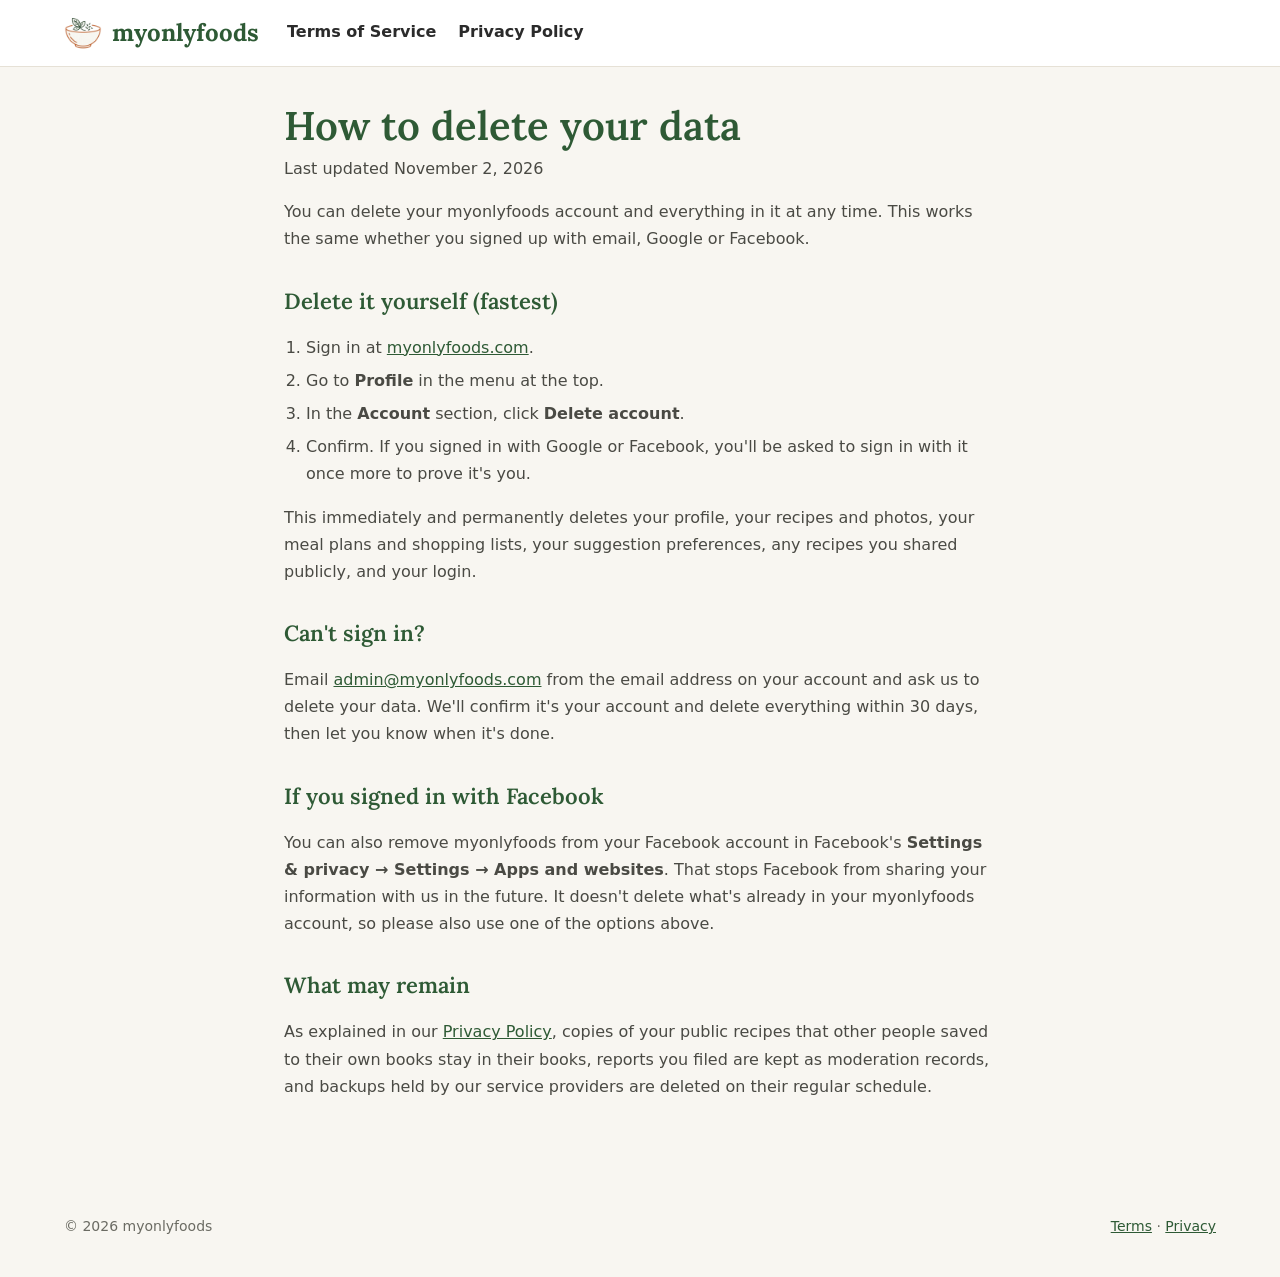
<file: data-deletion.html>
<!DOCTYPE html>
<html lang="en">
<head>
    <meta charset="UTF-8">
    <meta name="viewport" content="width=device-width, initial-scale=1.0">
    <title>Delete your data | myonlyfoods</title>
    <link rel="stylesheet" href="css/style.css?v=202611030518">
</head>
<body>
<header class="site-header">
    <div class="inner">
        <a class="brand" href="./"><img src="images/logo-icon.png" alt="">myonlyfoods</a>
        <nav class="main-nav" aria-label="Legal">
            <a href="terms.html">Terms of Service</a>
            <a href="privacy.html">Privacy Policy</a>
        </nav>
    </div>
</header>

<main class="page legal">
    <h1 class="page-title">How to delete your data</h1>
    <p class="subtle">Last updated November 2, 2026</p>

    <p>You can delete your myonlyfoods account and everything in it at any time. This works the same whether you signed up with email, Google or Facebook.</p>

    <h2>Delete it yourself (fastest)</h2>
    <ol>
        <li>Sign in at <a href="login.html">myonlyfoods.com</a>.</li>
        <li>Go to <strong>Profile</strong> in the menu at the top.</li>
        <li>In the <strong>Account</strong> section, click <strong>Delete account</strong>.</li>
        <li>Confirm. If you signed in with Google or Facebook, you'll be asked to sign in with it once more to prove it's you.</li>
    </ol>
    <p>This immediately and permanently deletes your profile, your recipes and photos, your meal plans and shopping lists, your suggestion preferences, any recipes you shared publicly, and your login.</p>

    <h2>Can't sign in?</h2>
    <p>Email <a href="mailto:admin@myonlyfoods.com?subject=Delete%20my%20myonlyfoods%20data">admin@myonlyfoods.com</a> from the email address on your account and ask us to delete your data. We'll confirm it's your account and delete everything within 30 days, then let you know when it's done.</p>

    <h2>If you signed in with Facebook</h2>
    <p>You can also remove myonlyfoods from your Facebook account in Facebook's <strong>Settings &amp; privacy → Settings → Apps and websites</strong>. That stops Facebook from sharing your information with us in the future. It doesn't delete what's already in your myonlyfoods account, so please also use one of the options above.</p>

    <h2>What may remain</h2>
    <p>As explained in our <a href="privacy.html">Privacy Policy</a>, copies of your public recipes that other people saved to their own books stay in their books, reports you filed are kept as moderation records, and backups held by our service providers are deleted on their regular schedule.</p>
</main>

</main>

<footer class="landing-footer">
    <span>© 2026 myonlyfoods</span>
    <span><a href="terms.html">Terms</a> · <a href="privacy.html">Privacy</a></span>
</footer>
</body>
</html>
</file>
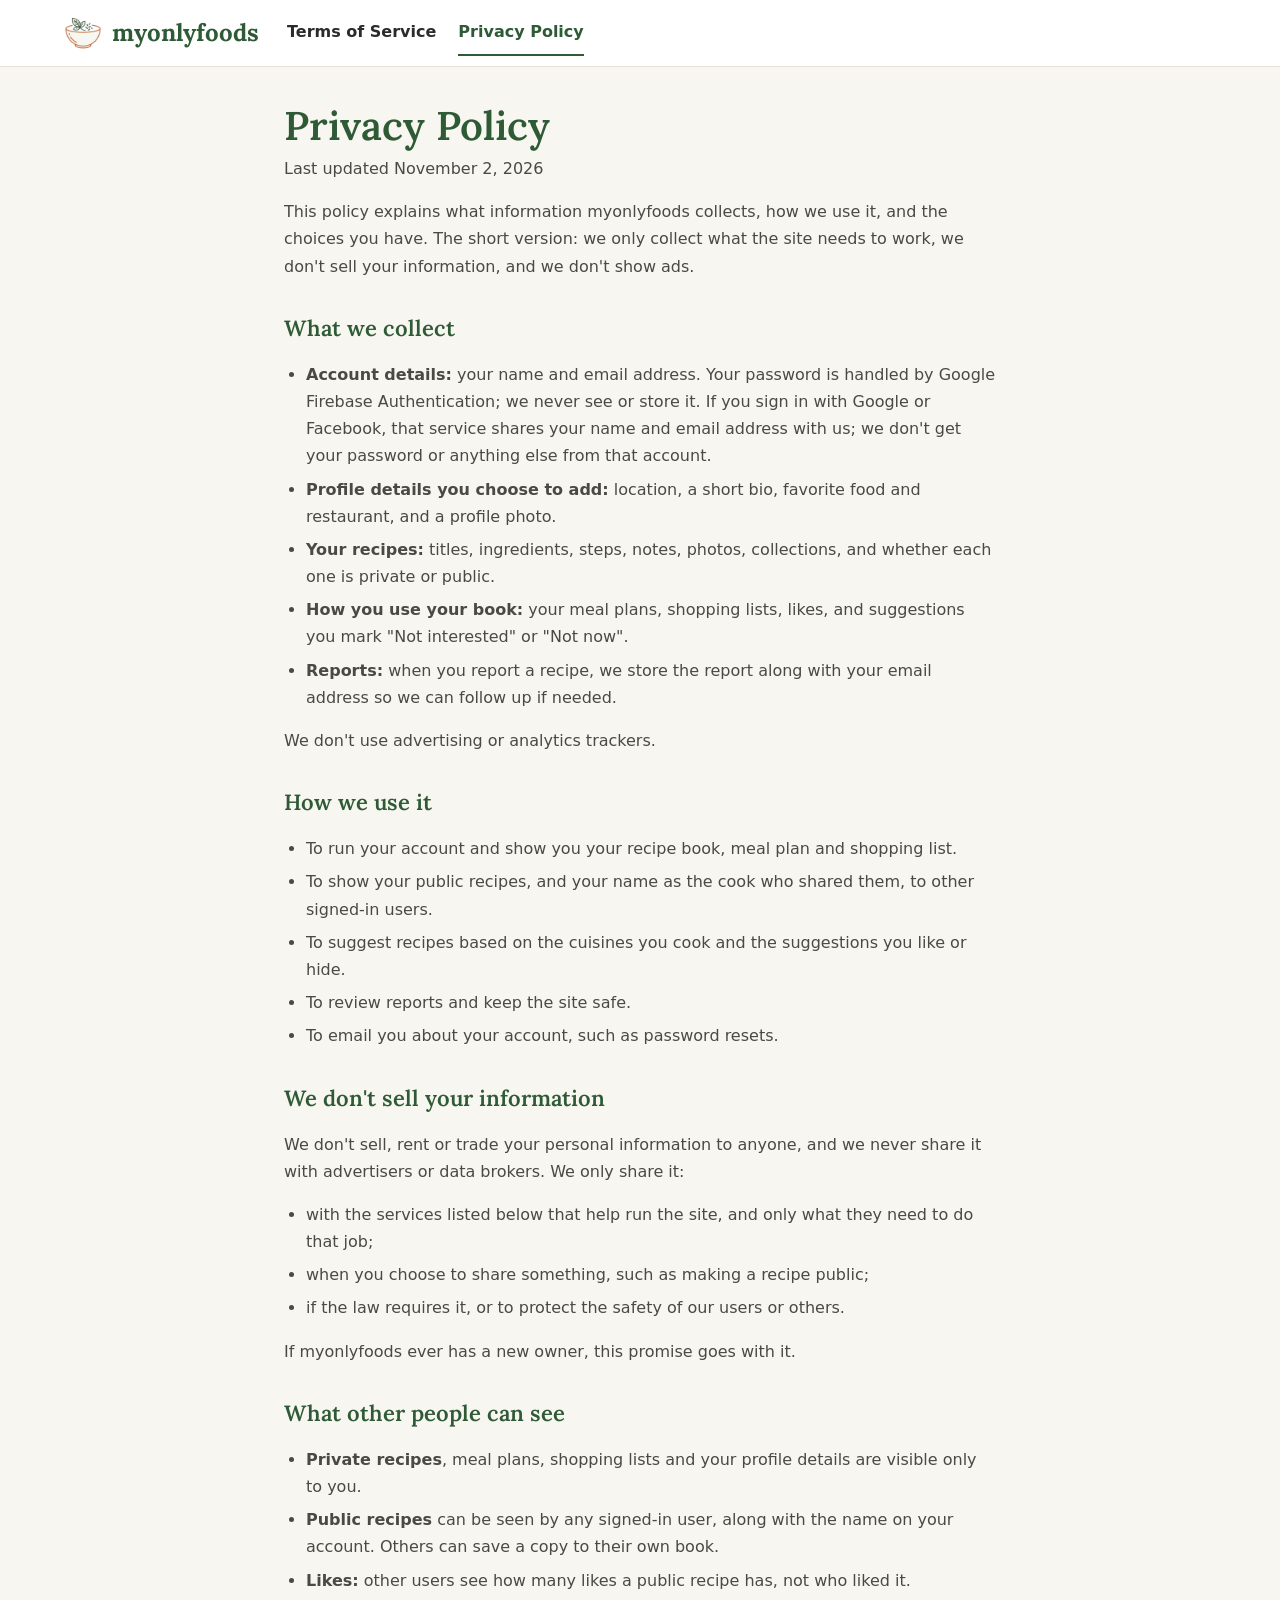
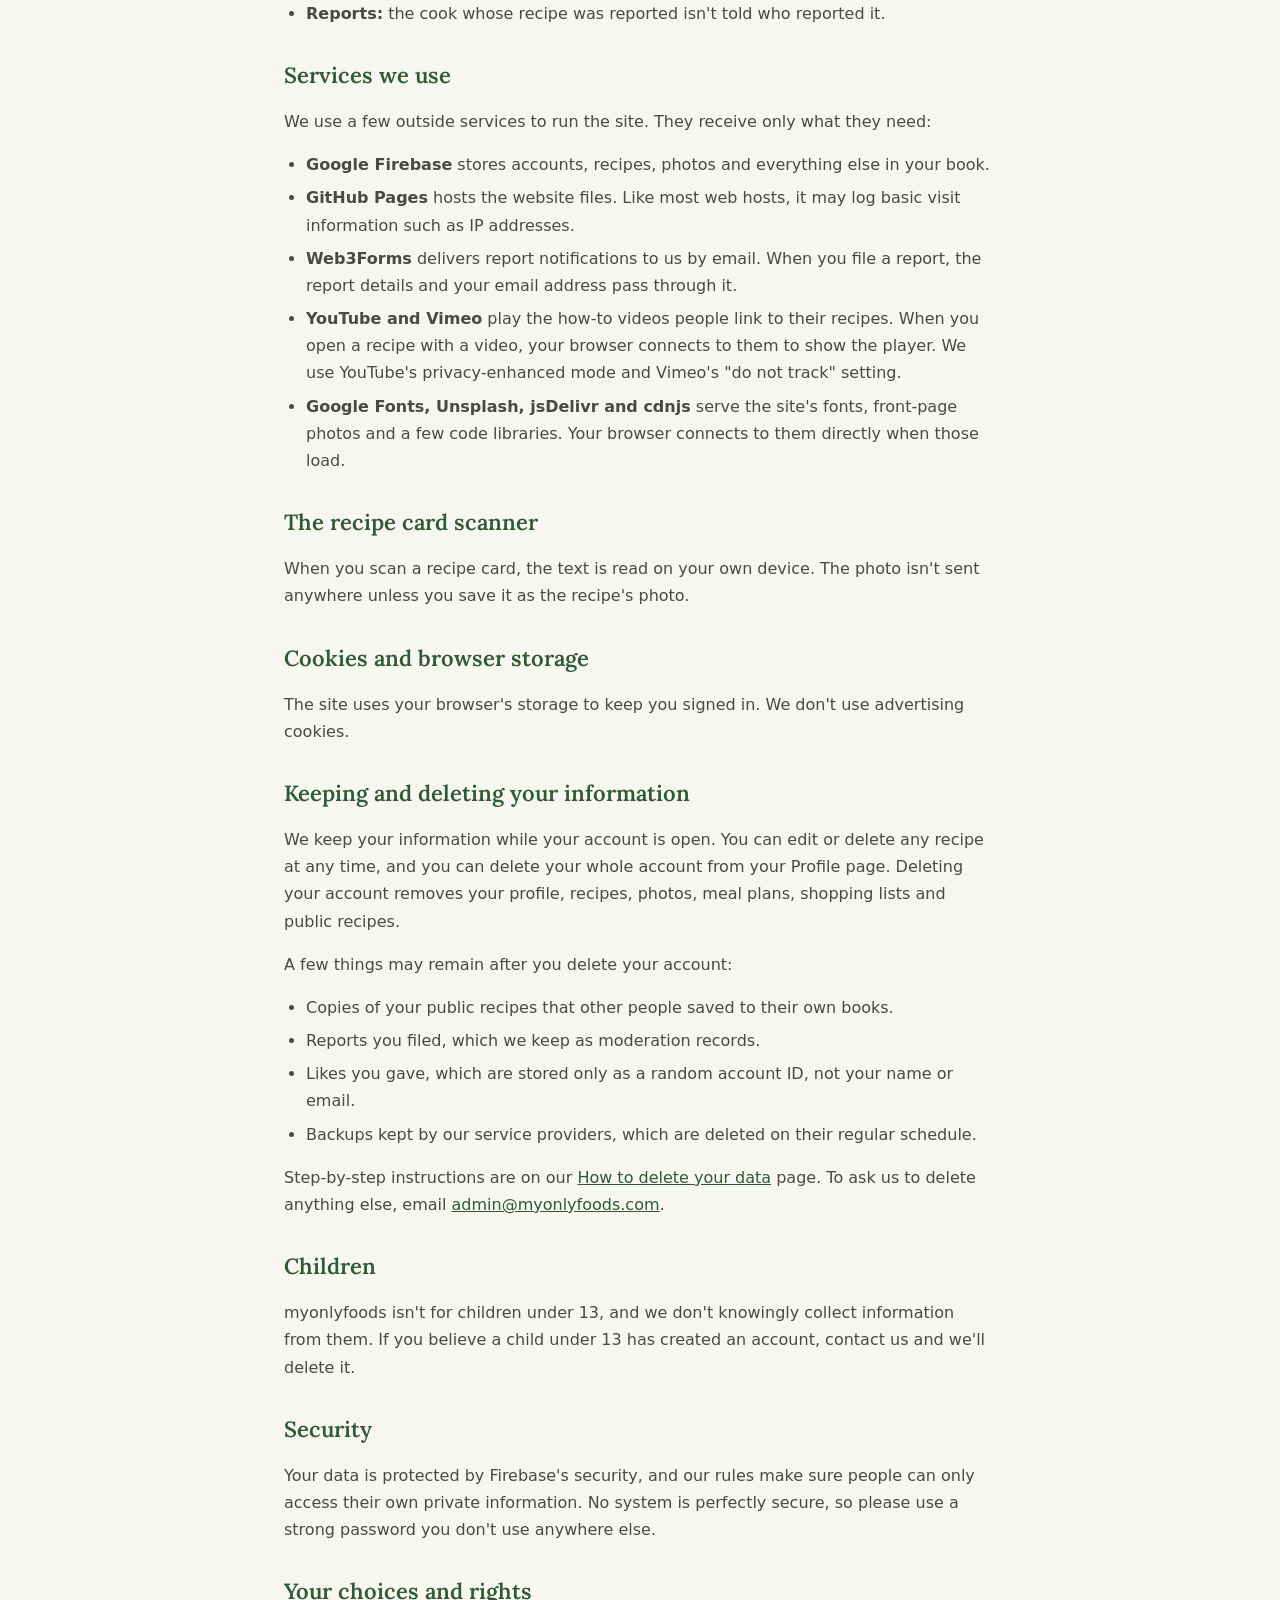
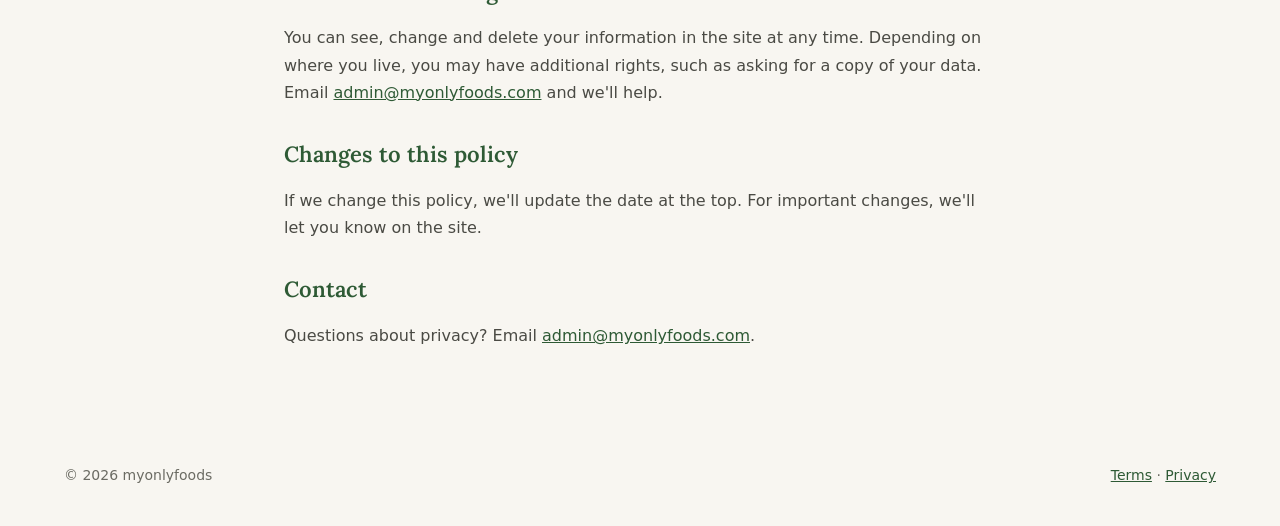
<file: privacy.html>
<!DOCTYPE html>
<html lang="en">
<head>
    <meta charset="UTF-8">
    <meta name="viewport" content="width=device-width, initial-scale=1.0">
    <title>Privacy Policy | myonlyfoods</title>
    <link rel="stylesheet" href="css/style.css?v=202611030518">
</head>
<body>
<header class="site-header">
    <div class="inner">
        <a class="brand" href="./"><img src="images/logo-icon.png" alt="">myonlyfoods</a>
        <nav class="main-nav" aria-label="Legal">
            <a href="terms.html">Terms of Service</a>
            <a href="privacy.html" aria-current="page">Privacy Policy</a>
        </nav>
    </div>
</header>

<main class="page legal">
    <h1 class="page-title">Privacy Policy</h1>
    <p class="subtle">Last updated November 2, 2026</p>

    <p>This policy explains what information myonlyfoods collects, how we use it, and the choices you have. The short version: we only collect what the site needs to work, we don't sell your information, and we don't show ads.</p>

    <h2>What we collect</h2>
    <ul>
        <li><strong>Account details:</strong> your name and email address. Your password is handled by Google Firebase Authentication; we never see or store it. If you sign in with Google or Facebook, that service shares your name and email address with us; we don't get your password or anything else from that account.</li>
        <li><strong>Profile details you choose to add:</strong> location, a short bio, favorite food and restaurant, and a profile photo.</li>
        <li><strong>Your recipes:</strong> titles, ingredients, steps, notes, photos, collections, and whether each one is private or public.</li>
        <li><strong>How you use your book:</strong> your meal plans, shopping lists, likes, and suggestions you mark "Not interested" or "Not now".</li>
        <li><strong>Reports:</strong> when you report a recipe, we store the report along with your email address so we can follow up if needed.</li>
    </ul>
    <p>We don't use advertising or analytics trackers.</p>

    <h2>How we use it</h2>
    <ul>
        <li>To run your account and show you your recipe book, meal plan and shopping list.</li>
        <li>To show your public recipes, and your name as the cook who shared them, to other signed-in users.</li>
        <li>To suggest recipes based on the cuisines you cook and the suggestions you like or hide.</li>
        <li>To review reports and keep the site safe.</li>
        <li>To email you about your account, such as password resets.</li>
    </ul>

    <h2>We don't sell your information</h2>
    <p>We don't sell, rent or trade your personal information to anyone, and we never share it with advertisers or data brokers. We only share it:</p>
    <ul>
        <li>with the services listed below that help run the site, and only what they need to do that job;</li>
        <li>when you choose to share something, such as making a recipe public;</li>
        <li>if the law requires it, or to protect the safety of our users or others.</li>
    </ul>
    <p>If myonlyfoods ever has a new owner, this promise goes with it.</p>

    <h2>What other people can see</h2>
    <ul>
        <li><strong>Private recipes</strong>, meal plans, shopping lists and your profile details are visible only to you.</li>
        <li><strong>Public recipes</strong> can be seen by any signed-in user, along with the name on your account. Others can save a copy to their own book.</li>
        <li><strong>Likes:</strong> other users see how many likes a public recipe has, not who liked it.</li>
        <li><strong>Reports:</strong> the cook whose recipe was reported isn't told who reported it.</li>
    </ul>

    <h2>Services we use</h2>
    <p>We use a few outside services to run the site. They receive only what they need:</p>
    <ul>
        <li><strong>Google Firebase</strong> stores accounts, recipes, photos and everything else in your book.</li>
        <li><strong>GitHub Pages</strong> hosts the website files. Like most web hosts, it may log basic visit information such as IP addresses.</li>
        <li><strong>Web3Forms</strong> delivers report notifications to us by email. When you file a report, the report details and your email address pass through it.</li>
        <li><strong>YouTube and Vimeo</strong> play the how-to videos people link to their recipes. When you open a recipe with a video, your browser connects to them to show the player. We use YouTube's privacy-enhanced mode and Vimeo's "do not track" setting.</li>
        <li><strong>Google Fonts, Unsplash, jsDelivr and cdnjs</strong> serve the site's fonts, front-page photos and a few code libraries. Your browser connects to them directly when those load.</li>
    </ul>

    <h2>The recipe card scanner</h2>
    <p>When you scan a recipe card, the text is read on your own device. The photo isn't sent anywhere unless you save it as the recipe's photo.</p>

    <h2>Cookies and browser storage</h2>
    <p>The site uses your browser's storage to keep you signed in. We don't use advertising cookies.</p>

    <h2>Keeping and deleting your information</h2>
    <p>We keep your information while your account is open. You can edit or delete any recipe at any time, and you can delete your whole account from your Profile page. Deleting your account removes your profile, recipes, photos, meal plans, shopping lists and public recipes.</p>
    <p>A few things may remain after you delete your account:</p>
    <ul>
        <li>Copies of your public recipes that other people saved to their own books.</li>
        <li>Reports you filed, which we keep as moderation records.</li>
        <li>Likes you gave, which are stored only as a random account ID, not your name or email.</li>
        <li>Backups kept by our service providers, which are deleted on their regular schedule.</li>
    </ul>
    <p>Step-by-step instructions are on our <a href="data-deletion.html">How to delete your data</a> page. To ask us to delete anything else, email <a href="mailto:admin@myonlyfoods.com">admin@myonlyfoods.com</a>.</p>

    <h2>Children</h2>
    <p>myonlyfoods isn't for children under 13, and we don't knowingly collect information from them. If you believe a child under 13 has created an account, contact us and we'll delete it.</p>

    <h2>Security</h2>
    <p>Your data is protected by Firebase's security, and our rules make sure people can only access their own private information. No system is perfectly secure, so please use a strong password you don't use anywhere else.</p>

    <h2>Your choices and rights</h2>
    <p>You can see, change and delete your information in the site at any time. Depending on where you live, you may have additional rights, such as asking for a copy of your data. Email <a href="mailto:admin@myonlyfoods.com">admin@myonlyfoods.com</a> and we'll help.</p>

    <h2>Changes to this policy</h2>
    <p>If we change this policy, we'll update the date at the top. For important changes, we'll let you know on the site.</p>

    <h2>Contact</h2>
    <p>Questions about privacy? Email <a href="mailto:admin@myonlyfoods.com">admin@myonlyfoods.com</a>.</p>
</main>

<footer class="landing-footer">
    <span>© 2026 myonlyfoods</span>
    <span><a href="terms.html">Terms</a> · <a href="privacy.html">Privacy</a></span>
</footer>
</body>
</html>
</file>
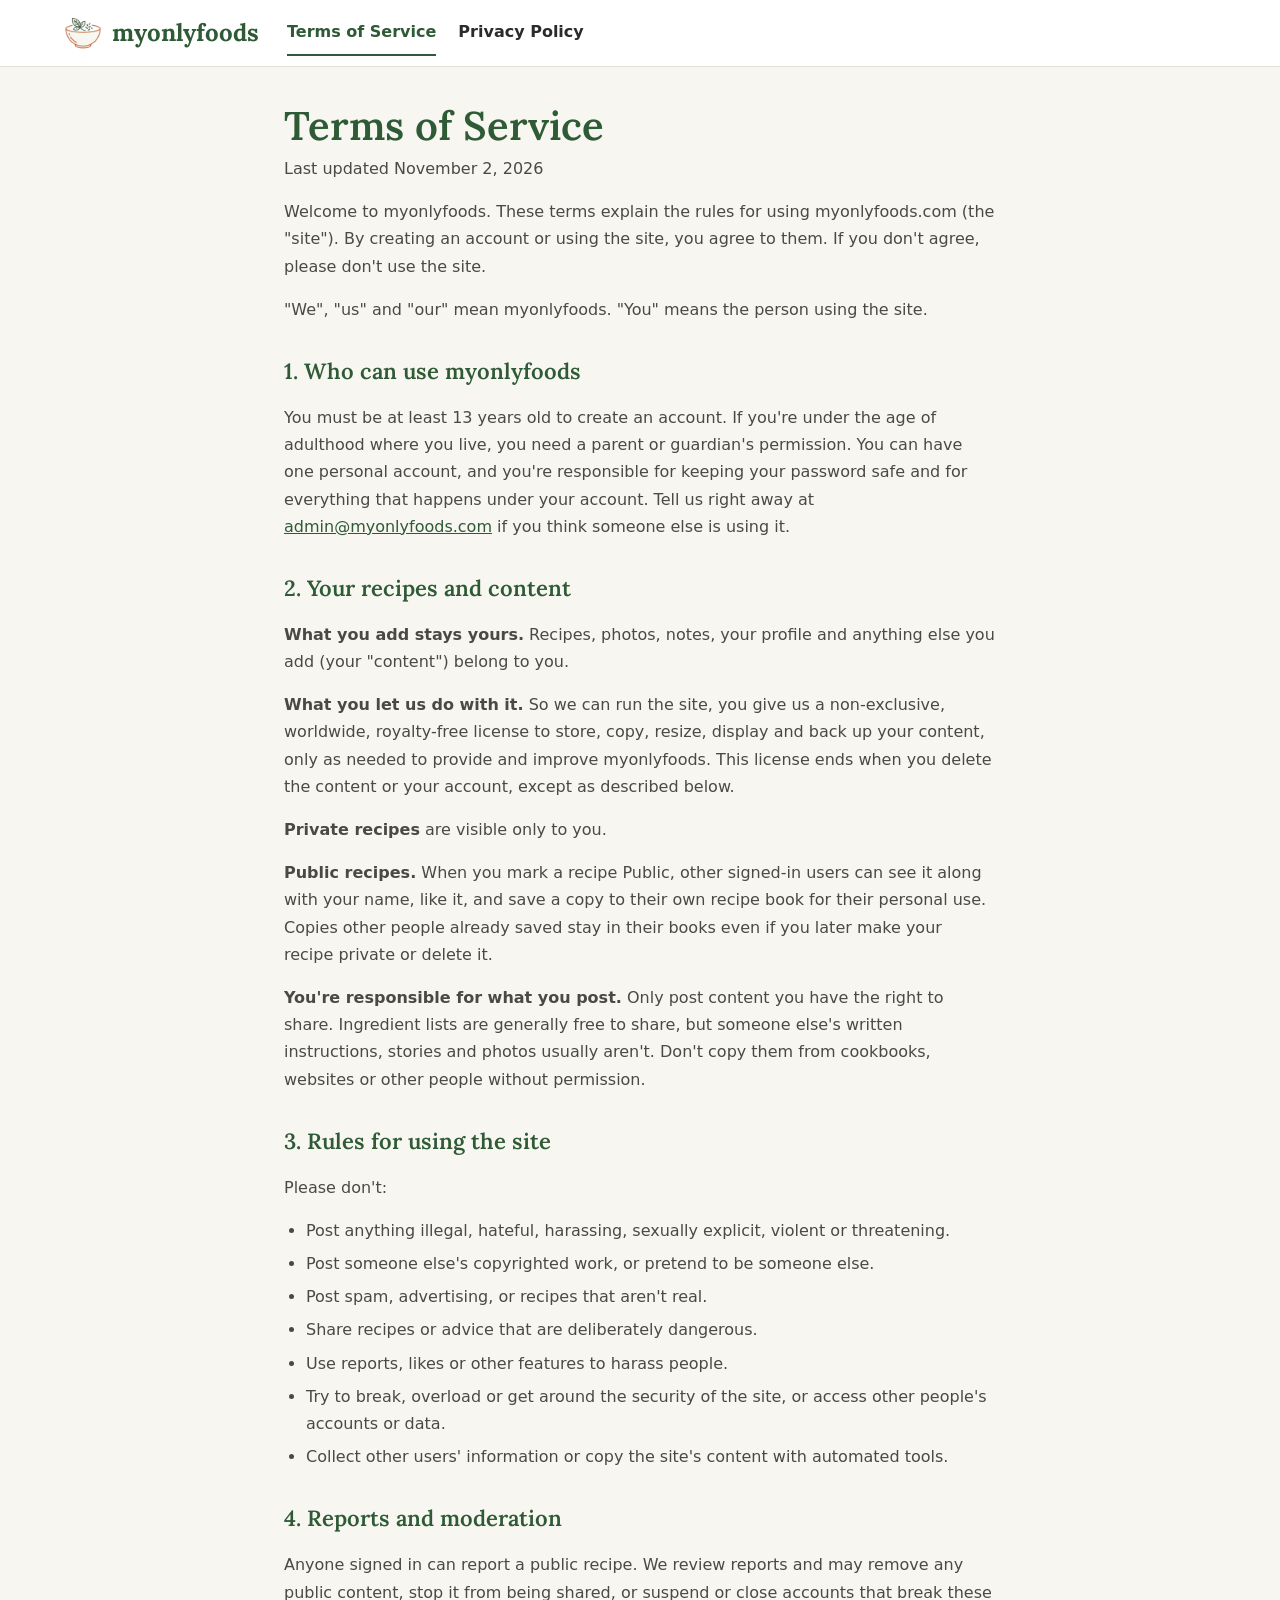
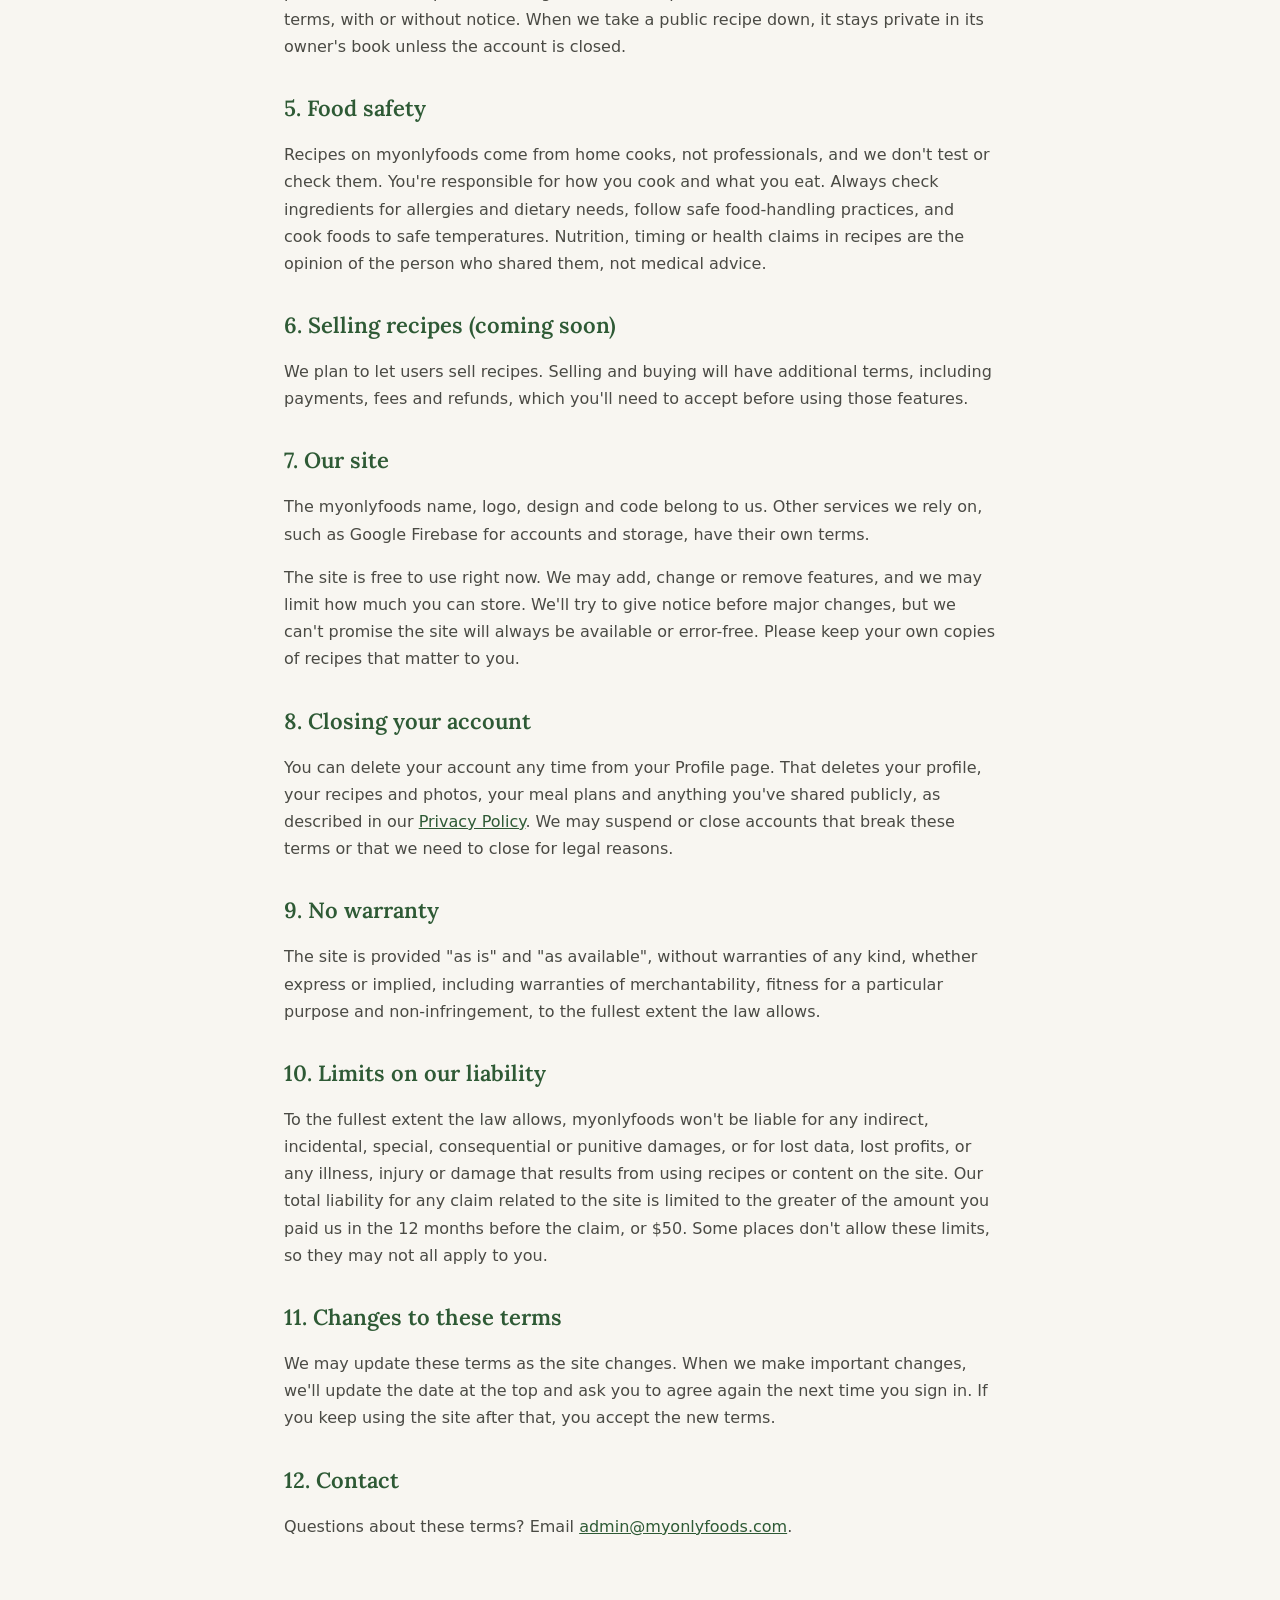
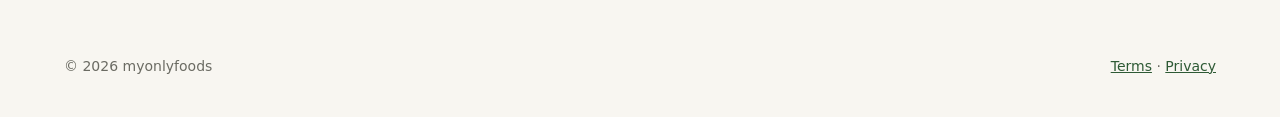
<file: terms.html>
<!DOCTYPE html>
<html lang="en">
<head>
    <meta charset="UTF-8">
    <meta name="viewport" content="width=device-width, initial-scale=1.0">
    <title>Terms of Service | myonlyfoods</title>
    <link rel="stylesheet" href="css/style.css?v=202611030518">
</head>
<body>
<header class="site-header">
    <div class="inner">
        <a class="brand" href="./"><img src="images/logo-icon.png" alt="">myonlyfoods</a>
        <nav class="main-nav" aria-label="Legal">
            <a href="terms.html" aria-current="page">Terms of Service</a>
            <a href="privacy.html">Privacy Policy</a>
        </nav>
    </div>
</header>

<main class="page legal">
    <h1 class="page-title">Terms of Service</h1>
    <p class="subtle">Last updated November 2, 2026</p>

    <p>Welcome to myonlyfoods. These terms explain the rules for using myonlyfoods.com (the "site"). By creating an account or using the site, you agree to them. If you don't agree, please don't use the site.</p>
    <p>"We", "us" and "our" mean myonlyfoods. "You" means the person using the site.</p>

    <h2>1. Who can use myonlyfoods</h2>
    <p>You must be at least 13 years old to create an account. If you're under the age of adulthood where you live, you need a parent or guardian's permission. You can have one personal account, and you're responsible for keeping your password safe and for everything that happens under your account. Tell us right away at <a href="mailto:admin@myonlyfoods.com">admin@myonlyfoods.com</a> if you think someone else is using it.</p>

    <h2>2. Your recipes and content</h2>
    <p><strong>What you add stays yours.</strong> Recipes, photos, notes, your profile and anything else you add (your "content") belong to you.</p>
    <p><strong>What you let us do with it.</strong> So we can run the site, you give us a non-exclusive, worldwide, royalty-free license to store, copy, resize, display and back up your content, only as needed to provide and improve myonlyfoods. This license ends when you delete the content or your account, except as described below.</p>
    <p><strong>Private recipes</strong> are visible only to you.</p>
    <p><strong>Public recipes.</strong> When you mark a recipe Public, other signed-in users can see it along with your name, like it, and save a copy to their own recipe book for their personal use. Copies other people already saved stay in their books even if you later make your recipe private or delete it.</p>
    <p><strong>You're responsible for what you post.</strong> Only post content you have the right to share. Ingredient lists are generally free to share, but someone else's written instructions, stories and photos usually aren't. Don't copy them from cookbooks, websites or other people without permission.</p>

    <h2>3. Rules for using the site</h2>
    <p>Please don't:</p>
    <ul>
        <li>Post anything illegal, hateful, harassing, sexually explicit, violent or threatening.</li>
        <li>Post someone else's copyrighted work, or pretend to be someone else.</li>
        <li>Post spam, advertising, or recipes that aren't real.</li>
        <li>Share recipes or advice that are deliberately dangerous.</li>
        <li>Use reports, likes or other features to harass people.</li>
        <li>Try to break, overload or get around the security of the site, or access other people's accounts or data.</li>
        <li>Collect other users' information or copy the site's content with automated tools.</li>
    </ul>

    <h2>4. Reports and moderation</h2>
    <p>Anyone signed in can report a public recipe. We review reports and may remove any public content, stop it from being shared, or suspend or close accounts that break these terms, with or without notice. When we take a public recipe down, it stays private in its owner's book unless the account is closed.</p>

    <h2>5. Food safety</h2>
    <p>Recipes on myonlyfoods come from home cooks, not professionals, and we don't test or check them. You're responsible for how you cook and what you eat. Always check ingredients for allergies and dietary needs, follow safe food-handling practices, and cook foods to safe temperatures. Nutrition, timing or health claims in recipes are the opinion of the person who shared them, not medical advice.</p>

    <h2>6. Selling recipes (coming soon)</h2>
    <p>We plan to let users sell recipes. Selling and buying will have additional terms, including payments, fees and refunds, which you'll need to accept before using those features.</p>

    <h2>7. Our site</h2>
    <p>The myonlyfoods name, logo, design and code belong to us. Other services we rely on, such as Google Firebase for accounts and storage, have their own terms.</p>
    <p>The site is free to use right now. We may add, change or remove features, and we may limit how much you can store. We'll try to give notice before major changes, but we can't promise the site will always be available or error-free. Please keep your own copies of recipes that matter to you.</p>

    <h2>8. Closing your account</h2>
    <p>You can delete your account any time from your Profile page. That deletes your profile, your recipes and photos, your meal plans and anything you've shared publicly, as described in our <a href="privacy.html">Privacy Policy</a>. We may suspend or close accounts that break these terms or that we need to close for legal reasons.</p>

    <h2>9. No warranty</h2>
    <p>The site is provided "as is" and "as available", without warranties of any kind, whether express or implied, including warranties of merchantability, fitness for a particular purpose and non-infringement, to the fullest extent the law allows.</p>

    <h2>10. Limits on our liability</h2>
    <p>To the fullest extent the law allows, myonlyfoods won't be liable for any indirect, incidental, special, consequential or punitive damages, or for lost data, lost profits, or any illness, injury or damage that results from using recipes or content on the site. Our total liability for any claim related to the site is limited to the greater of the amount you paid us in the 12 months before the claim, or $50. Some places don't allow these limits, so they may not all apply to you.</p>

    <h2>11. Changes to these terms</h2>
    <p>We may update these terms as the site changes. When we make important changes, we'll update the date at the top and ask you to agree again the next time you sign in. If you keep using the site after that, you accept the new terms.</p>

    <h2>12. Contact</h2>
    <p>Questions about these terms? Email <a href="mailto:admin@myonlyfoods.com">admin@myonlyfoods.com</a>.</p>
</main>

<footer class="landing-footer">
    <span>© 2026 myonlyfoods</span>
    <span><a href="terms.html">Terms</a> · <a href="privacy.html">Privacy</a></span>
</footer>
</body>
</html>
</file>
<file: css/style.css>
/* myonlyfoods — shared styles */
@import url("https://fonts.googleapis.com/css2?family=Lora:wght@500;600;700&display=swap");

:root {
    --cream: #f8f6f1;
    --green: #2e5a35;
    --green-dark: #1f3f25;
    --green-tint: #e7efe8;
    --green-soft: #f3f7f3;
    --white: #ffffff;
    --text: #2b2b2b;
    --text-soft: #4a4a44;
    --muted: #6b6b63;
    --border: #e6e1d6;
    --border-strong: #ddd6c8;
    --photo: #ece6d9;
    --photo-text: #5f584c;
    --sale-bg: #fbe9e2;
    --sale-text: #9a3f22;
    --private-bg: #efede8;
    --private-text: #55524a;
    --danger: #a3261a;
    --serif: "Lora", Georgia, serif;
    --sans: "Segoe UI", system-ui, -apple-system, Roboto, sans-serif;
}

* { box-sizing: border-box; }

body {
    margin: 0;
    background: var(--cream);
    color: var(--text);
    font-family: var(--sans);
    font-size: 16px;
    line-height: 1.5;
}

a { color: var(--green); }
a:hover { color: var(--green-dark); }
img { max-width: 100%; display: block; }
[hidden] { display: none !important; }

.sr-only {
    position: absolute; width: 1px; height: 1px; padding: 0; margin: -1px;
    overflow: hidden; clip: rect(0 0 0 0); white-space: nowrap; border: 0;
}

:focus-visible { outline: 3px solid #7aa883; outline-offset: 2px; }

/* ---------- Header ---------- */
.site-header { background: var(--white); border-bottom: 1px solid var(--border); }
.site-header .inner {
    max-width: 1200px; margin: 0 auto; padding: 10px 24px;
    display: flex; flex-wrap: wrap; align-items: center; gap: 8px 28px;
}
.brand {
    font-family: var(--serif); font-size: 24px; font-weight: 700;
    color: var(--green); text-decoration: none; display: flex; align-items: center; gap: 10px;
}
.brand img { width: 38px; height: 38px; object-fit: contain; }
.main-nav { display: flex; flex-wrap: wrap; gap: 4px 22px; flex: 1 1 auto; align-items: center; }
.main-nav a {
    color: var(--text); text-decoration: none; font-weight: 600;
    padding: 10px 0; border-bottom: 2px solid transparent;
}
.main-nav a[aria-current="page"] { color: var(--green); border-bottom-color: var(--green); }
.main-nav .soon { color: var(--muted); display: inline-flex; align-items: center; gap: 8px; padding: 10px 0; }
.header-actions { display: flex; align-items: center; gap: 10px; }

/* ---------- Buttons & badges ---------- */
.btn {
    display: inline-flex; align-items: center; justify-content: center; gap: 8px;
    min-height: 44px; padding: 0 18px; border-radius: 8px;
    font: 600 15px/1 var(--sans); text-decoration: none; cursor: pointer;
    border: 1px solid transparent; transition: background .15s, opacity .15s;
}
.btn svg { width: 18px; height: 18px; flex: none; }
.btn-primary { background: var(--green); color: var(--white); }
.btn-primary:hover { background: var(--green-dark); color: var(--white); }
.btn-secondary { background: var(--white); color: var(--green); border-color: #c9d6ca; }
.btn-secondary:hover { background: var(--green-soft); }
.btn-plain { background: var(--white); color: var(--text); border-color: var(--border-strong); }
.btn-danger { background: var(--white); color: var(--danger); border-color: #e8c3be; }
.btn-danger:hover { background: #fcf1ef; }
.btn-dashed {
    background: var(--green-soft); color: var(--green); border: 1px dashed #9fb7a2; align-self: flex-start;
}
.btn-block { width: 100%; }
.btn:disabled { opacity: .6; cursor: default; }
.icon-btn {
    width: 44px; height: 44px; border-radius: 8px; border: none; background: transparent;
    color: var(--muted); display: inline-flex; align-items: center; justify-content: center; cursor: pointer;
}
.icon-btn:hover { background: var(--private-bg); color: var(--text); }
.icon-btn svg { width: 20px; height: 20px; }

.badge {
    display: inline-block; font-size: 12px; font-weight: 600; padding: 4px 10px;
    border-radius: 999px; white-space: nowrap;
}
.badge-private { background: var(--private-bg); color: var(--private-text); }
.badge-public { background: #e5efe6; color: var(--green); }
.badge-sale { background: var(--sale-bg); color: var(--sale-text); }
.badge-soon { font-size: 11px; padding: 2px 8px; background: var(--private-bg); color: var(--private-text); }

.eyebrow {
    font-size: 12px; font-weight: 700; letter-spacing: .06em;
    text-transform: uppercase; color: var(--muted);
}

/* ---------- Layout ---------- */
.page { max-width: 1200px; margin: 0 auto; padding: 36px 24px 72px; }
.page-narrow { max-width: 1100px; }
.page-title {
    margin: 0; font-family: var(--serif); font-size: clamp(30px, 5vw, 40px);
    font-weight: 600; color: var(--green); line-height: 1.15;
}
.page-head {
    display: flex; flex-wrap: wrap; align-items: flex-end; justify-content: space-between;
    gap: 16px; margin-bottom: 28px;
}
.subtle { color: var(--muted); margin: 6px 0 0; }
.card {
    background: var(--white); border: 1px solid var(--border); border-radius: 14px; padding: 24px;
}
.card h2, .section-title {
    margin: 0 0 14px; font-family: var(--serif); font-size: 22px; font-weight: 600; color: var(--green);
}
.split { display: flex; flex-wrap: wrap; gap: 28px; align-items: flex-start; }
.split > .side { flex: 1 1 240px; min-width: 0; }
.split > .main { flex: 999 1 560px; min-width: 0; }

/* ---------- Forms ---------- */
.field { display: flex; flex-direction: column; gap: 6px; }
.field label, .field .label { font-size: 14px; font-weight: 600; }
.input, select.input, textarea.input {
    width: 100%; min-height: 46px; padding: 0 14px; border: 1px solid var(--border-strong);
    border-radius: 8px; font: 16px var(--sans); background: var(--white); color: var(--text);
}
textarea.input { padding: 12px 14px; resize: vertical; line-height: 1.5; }
.input:focus { border-color: var(--green); outline: 2px solid #b9d3bd; outline-offset: 0; }
.form-grid { display: grid; grid-template-columns: repeat(auto-fit, minmax(150px, 1fr)); gap: 14px; }
.stack { display: flex; flex-direction: column; gap: 18px; }
.help { font-size: 13px; color: var(--muted); margin: 0; }
.alert {
    border-radius: 8px; padding: 12px 14px; font-size: 14px; text-align: left;
    background: #fcf1ef; color: var(--danger); border: 1px solid #efcdc8;
}
.alert-ok { background: var(--green-soft); color: var(--green); border-color: #cfe0d1; }

/* ---------- Auth pages ---------- */
.auth-body { min-height: 100vh; display: flex; align-items: center; justify-content: center; padding: 24px 16px; }
.auth-card {
    width: 100%; max-width: 420px; background: var(--white); border: 1px solid var(--border);
    border-radius: 16px; padding: 36px 32px; text-align: center; box-shadow: 0 10px 30px rgba(46, 90, 53, .06);
}
.auth-card .logo { width: 150px; height: auto; margin: 0 auto 12px; }
.auth-card h1 { margin: 0 0 6px; font-family: var(--serif); font-size: 30px; font-weight: 600; color: var(--green); }
.auth-card > p { margin: 0 0 24px; color: var(--muted); }
.auth-card form { display: flex; flex-direction: column; gap: 16px; text-align: left; }
.auth-links { margin-top: 22px; font-size: 14px; color: var(--muted); }
.auth-links a { font-weight: 600; text-decoration: none; }

/* ---------- Recipe book ---------- */
.search-box {
    display: flex; align-items: center; gap: 8px; background: var(--white); border: 1px solid var(--border-strong);
    border-radius: 8px; padding: 0 12px; min-height: 44px; color: var(--muted);
}
.search-box input { border: none; outline: none; flex: 1; min-width: 0; min-height: 42px; font: 15px var(--sans); background: transparent; }
.search-box svg { width: 18px; height: 18px; flex: none; }
.collections a, .collections button {
    display: flex; justify-content: space-between; align-items: center; width: 100%;
    min-height: 44px; padding: 0 12px; border-radius: 8px; border: none; background: transparent;
    color: var(--text); text-decoration: none; font: 15px var(--sans); cursor: pointer; text-align: left;
}
.collections button:hover { background: var(--cream); }
.collections button[aria-pressed="true"] { background: var(--green-tint); color: var(--green); font-weight: 600; }
.collections .count { color: var(--muted); font-size: 14px; }
.pills { display: flex; flex-wrap: wrap; gap: 8px; margin-bottom: 20px; }
.pill {
    min-height: 40px; padding: 0 18px; border-radius: 999px; border: 1px solid var(--border-strong);
    background: var(--white); color: var(--text); font: 600 14px var(--sans); cursor: pointer;
}
.pill[aria-pressed="true"] { background: var(--green); border-color: var(--green); color: var(--white); }
.recipe-grid { display: grid; grid-template-columns: repeat(auto-fill, minmax(250px, 1fr)); gap: 20px; }
.recipe-card {
    display: flex; flex-direction: column; background: var(--white); border: 1px solid var(--border);
    border-radius: 12px; overflow: hidden; text-decoration: none; color: inherit;
    transition: box-shadow .15s, transform .15s;
}
.recipe-card:hover { box-shadow: 0 8px 22px rgba(46, 90, 53, .1); transform: translateY(-2px); color: inherit; }
.photo {
    aspect-ratio: 4 / 3; background: var(--photo); color: var(--photo-text);
    display: flex; flex-direction: column; align-items: center; justify-content: center; gap: 6px; font-size: 13px;
}
.photo img { width: 100%; height: 100%; object-fit: cover; }
.photo svg { width: 36px; height: 36px; }
.recipe-card .body { padding: 16px; display: flex; flex-direction: column; gap: 6px; flex: 1; }
.recipe-card h3 { margin: 0; font-family: var(--serif); font-size: 20px; font-weight: 600; line-height: 1.25; }
.recipe-card .meta {
    display: flex; justify-content: space-between; align-items: center; gap: 8px; flex-wrap: wrap;
    margin-top: auto; padding-top: 10px; font-size: 14px; color: var(--muted);
}
.empty {
    text-align: center; padding: 48px 24px; background: var(--white); border: 1px dashed var(--border-strong);
    border-radius: 14px; color: var(--muted);
}
.empty h2 { font-family: var(--serif); color: var(--green); margin: 0 0 8px; font-size: 24px; }

/* ---------- Recipe page ---------- */
.back-link {
    display: inline-flex; align-items: center; gap: 6px; min-height: 44px;
    font-weight: 600; text-decoration: none;
}
.back-link svg { width: 18px; height: 18px; }
.hero { display: flex; flex-wrap: wrap; gap: 36px; margin-top: 12px; }
.hero .photo { flex: 1 1 420px; min-width: 0; border-radius: 14px; overflow: hidden; }
.hero .info { flex: 1 1 380px; min-width: 0; display: flex; flex-direction: column; gap: 16px; justify-content: center; }
.hero h1 { margin: 0; font-family: var(--serif); font-size: clamp(32px, 5vw, 44px); line-height: 1.1; font-weight: 600; color: var(--green); }
.hero .desc { margin: 0; font-size: 17px; line-height: 1.6; color: var(--text-soft); }
.facts { display: grid; grid-template-columns: repeat(3, minmax(0, 1fr)); gap: 10px; }
.fact { background: var(--white); border: 1px solid var(--border); border-radius: 10px; padding: 12px 14px; }
.fact .k { font-size: 12px; font-weight: 600; color: var(--muted); text-transform: uppercase; letter-spacing: .05em; }
.fact .v { font-size: 18px; font-weight: 600; margin-top: 2px; }
.actions { display: flex; gap: 10px; flex-wrap: wrap; }
.ingredients { list-style: none; margin: 0; padding: 0; }
.ingredients li { border-top: 1px solid #f0ebe1; }
.ingredients label { display: flex; align-items: center; gap: 12px; min-height: 44px; cursor: pointer; padding: 4px 0; }
.ingredients input { width: 20px; height: 20px; accent-color: var(--green); flex: none; }
.ingredients input:checked + span { text-decoration: line-through; color: var(--muted); }
.steps { list-style: none; margin: 0; padding: 0; display: flex; flex-direction: column; gap: 20px; }
.steps li { display: flex; gap: 16px; align-items: flex-start; }
.step-num {
    flex: none; width: 36px; height: 36px; border-radius: 999px; background: var(--green); color: var(--white);
    font-weight: 700; display: flex; align-items: center; justify-content: center; font-size: 15px;
}
.steps p { margin: 6px 0 0; font-size: 17px; line-height: 1.65; white-space: pre-wrap; }
.notes { margin-top: 32px; background: #fbf3e4; border: 1px solid #ecdcbc; border-radius: 12px; padding: 18px 20px; }
.notes h3 { margin: 0 0 6px; font-size: 15px; font-weight: 700; color: #6a4a12; }
.notes p { margin: 0; line-height: 1.6; color: var(--text-soft); white-space: pre-wrap; }

/* ---------- Editor ---------- */
.row-item { display: flex; gap: 10px; align-items: center; }
.row-item .input { flex: 1 1 auto; min-width: 0; }
.step-row { display: flex; gap: 14px; align-items: flex-start; }
.step-row .step-num { margin-top: 6px; width: 34px; height: 34px; }
.step-row textarea { flex: 1; min-width: 0; }
.dropzone {
    width: 100%; min-height: 150px; border: 2px dashed #c9c1b0; border-radius: 12px; background: #faf8f3;
    color: var(--photo-text); display: flex; flex-direction: column; align-items: center; justify-content: center;
    gap: 8px; font: 15px var(--sans); cursor: pointer; overflow: hidden; padding: 0;
}
.dropzone.has-photo { aspect-ratio: 4 / 3; min-height: 0; border-style: solid; }
.dropzone img { width: 100%; height: 100%; object-fit: cover; }
.dropzone svg { width: 32px; height: 32px; }
.vis-option {
    text-align: left; padding: 14px 16px; border: 2px solid var(--border); background: var(--white);
    border-radius: 10px; font-family: var(--sans); cursor: pointer; display: flex; flex-direction: column; gap: 4px; width: 100%;
}
.vis-option .t { display: flex; align-items: center; gap: 8px; font-size: 16px; font-weight: 700; color: var(--text); }
.vis-option .d { font-size: 14px; color: var(--muted); }
.vis-option[aria-pressed="true"] { border-color: var(--green); background: var(--green-soft); }
.vis-option[aria-pressed="true"] .t { color: var(--green); }
.price-box {
    display: flex; align-items: center; border: 1px solid var(--border-strong); border-radius: 8px;
    min-height: 46px; padding: 0 12px; gap: 6px; background: var(--white);
}
.price-box input { border: none; outline: none; flex: 1; min-width: 0; font: 16px var(--sans); min-height: 44px; }
.check { display: flex; align-items: center; gap: 10px; min-height: 44px; cursor: pointer; }
.check input { width: 20px; height: 20px; accent-color: var(--green); }

/* ---------- Planner ---------- */
.tabs { display: flex; gap: 6px; border-bottom: 1px solid var(--border); margin-bottom: 24px; flex-wrap: wrap; }
.tab {
    min-height: 44px; padding: 0 16px; border: none; background: none; cursor: pointer;
    font: 600 16px var(--sans); color: var(--muted); border-bottom: 3px solid transparent; margin-bottom: -1px;
}
.tab[aria-selected="true"] { color: var(--green); border-bottom-color: var(--green); }
.tab .badge { margin-left: 8px; background: var(--green-tint); color: var(--green); }

.week-nav {
    display: flex; align-items: center; gap: 4px; background: var(--white);
    border: 1px solid var(--border); border-radius: 10px; padding: 4px;
}
.week-nav .label { padding: 0 10px; text-align: center; min-width: 150px; }
.week-nav .label strong { display: block; font-size: 15px; }
.week-nav .label span { font-size: 13px; color: var(--muted); }

.days { display: flex; flex-direction: column; gap: 10px; }
.day-row {
    display: flex; gap: 16px; align-items: center; background: var(--white);
    border: 2px solid var(--border); border-radius: 14px; padding: 12px 12px 12px 16px;
}
.day-row.selected { border-color: var(--green); }
.day-row .when { flex: 0 0 88px; }
.day-row .when strong { display: block; font-size: 16px; }
.day-row .when span { font-size: 13px; color: var(--muted); }
.today-tag {
    display: inline-block; margin-top: 4px; font-size: 11px; font-weight: 700;
    background: var(--green); color: var(--white); padding: 2px 8px; border-radius: 999px;
}
.day-row .meal { flex: 1; min-width: 0; display: flex; align-items: center; gap: 14px; }
.thumb {
    flex: none; width: 76px; height: 58px; border-radius: 8px; background: var(--photo);
    overflow: hidden; display: flex; align-items: center; justify-content: center; color: var(--photo-text);
}
.thumb img { width: 100%; height: 100%; object-fit: cover; }
.thumb svg { width: 24px; height: 24px; }
.thumb.quick { background: #fbf3e4; color: #6a4a12; }
.day-row .meal .t { min-width: 0; flex: 1; }
.day-row .meal .t a, .day-row .meal .t strong {
    font-family: var(--serif); font-size: 18px; font-weight: 600; text-decoration: none; color: var(--text);
    display: block; overflow-wrap: anywhere;
}
.day-row .meal .t span { font-size: 14px; color: var(--muted); }
.day-row .small-btn { min-height: 40px; padding: 0 12px; font-size: 14px; }
.plan-empty {
    flex: 1; min-height: 58px; border: 2px dashed #c9c1b0; background: #faf8f3; border-radius: 10px;
    color: var(--green); font: 600 15px var(--sans); cursor: pointer; text-align: left; padding: 0 16px;
}
.plan-empty:hover { background: var(--green-soft); }

.picker-panel { display: flex; flex-direction: column; gap: 16px; padding: 20px; }
.picker-panel h2 { margin: 2px 0 0; font-size: 24px; }
.quick-pick {
    min-height: 40px; padding: 0 14px; border-radius: 999px; border: 1px solid #ecdcbc;
    background: #fbf3e4; color: #6a4a12; font: 600 14px var(--sans); cursor: pointer;
}
.quick-pick:hover { background: #f6e7cb; }
.pick-recipe {
    display: flex; align-items: center; gap: 12px; width: 100%; padding: 8px; border: 1px solid var(--border);
    background: var(--white); border-radius: 10px; cursor: pointer; text-align: left; font-family: var(--sans);
}
.pick-recipe:hover { border-color: var(--green); background: var(--green-soft); }
.pick-recipe .thumb { width: 52px; height: 40px; border-radius: 6px; }
.pick-recipe .t { flex: 1; min-width: 0; }
.pick-recipe .t strong { display: block; font-size: 15px; color: var(--text); }
.pick-recipe .t span { display: block; font-size: 13px; color: var(--muted); }
.pick-recipe .add { font-size: 13px; font-weight: 700; color: var(--green); padding-right: 6px; }
.pick-list-scroll { display: flex; flex-direction: column; gap: 8px; max-height: 420px; overflow-y: auto; }

.shop-group h2 {
    margin: 0 0 6px; font: 700 13px var(--sans); letter-spacing: .06em; text-transform: uppercase; color: var(--muted);
}
.shop-list { list-style: none; margin: 0; padding: 0; }
.shop-list li { border-top: 1px solid #f0ebe1; display: flex; align-items: center; }
.shop-list label { display: flex; align-items: center; gap: 12px; min-height: 48px; cursor: pointer; flex: 1; min-width: 0; }
.shop-list input { width: 20px; height: 20px; accent-color: var(--green); flex: none; }
.shop-list .name { flex: 1; min-width: 0; font-size: 16px; overflow-wrap: anywhere; }
.shop-list input:checked ~ .name { text-decoration: line-through; color: var(--muted); }
.shop-list .from { font-size: 13px; color: var(--muted); text-align: right; }

@media (max-width: 600px) {
    .day-row { flex-wrap: wrap; }
    .day-row .when { flex-basis: 100%; display: flex; gap: 8px; align-items: baseline; }
    .day-row .when .today-tag { margin-top: 0; }
    .thumb { width: 60px; height: 48px; }
}
@media print {
    .print-hide { display: none !important; }
}

/* ---------- Dialog ---------- */
dialog {
    border: none; border-radius: 16px; padding: 0; width: min(440px, calc(100% - 32px));
    box-shadow: 0 20px 60px rgba(0, 0, 0, .25); color: var(--text);
}
dialog::backdrop { background: rgba(20, 30, 22, .55); }
.dialog-body { padding: 24px; }
.dialog-body h2 { margin: 0 0 14px; font-family: var(--serif); color: var(--green); font-size: 22px; }
.pick-list { max-height: 320px; overflow-y: auto; margin: 0 0 16px; padding: 0; list-style: none; }
.pick-list button {
    width: 100%; text-align: left; min-height: 48px; padding: 0 12px; border: none; border-bottom: 1px solid #f0ebe1;
    background: none; font: 600 16px var(--sans); color: var(--green); cursor: pointer;
}
.pick-list button:hover { background: var(--green-soft); }

/* ---------- Profile ---------- */
.avatar {
    width: 120px; height: 120px; border-radius: 50%; background: var(--photo); color: var(--photo-text);
    display: flex; align-items: center; justify-content: center; font-size: 44px; font-family: var(--serif);
    overflow: hidden; margin: 0 auto 16px; border: 3px solid var(--white); box-shadow: 0 0 0 1px var(--border);
}
.avatar img { width: 100%; height: 100%; object-fit: cover; }
.profile-facts { display: grid; grid-template-columns: repeat(auto-fit, minmax(180px, 1fr)); gap: 12px; }
.profile-head { display: flex; flex-wrap: wrap; gap: 24px; align-items: center; }
.profile-head .avatar { width: 112px; height: 112px; margin: 0; flex: none; }
.profile-head .who { flex: 1 1 320px; min-width: 0; display: flex; flex-direction: column; gap: 6px; }
.profile-head h1 { margin: 0; font-family: var(--serif); font-size: 36px; font-weight: 600; color: var(--green); line-height: 1.15; }
.profile-head .bio { margin: 6px 0 0; font-size: 16px; line-height: 1.6; color: var(--text-soft); max-width: 560px; white-space: pre-wrap; }
.stats { display: grid; grid-template-columns: repeat(auto-fit, minmax(200px, 1fr)); gap: 14px; }
.stat {
    background: var(--white); border: 1px solid var(--border); border-radius: 14px; padding: 20px;
    text-decoration: none; color: inherit; transition: box-shadow .15s;
}
.stat:hover { box-shadow: 0 6px 18px rgba(46, 90, 53, .08); color: inherit; }
.stat .n { font-family: var(--serif); font-size: 34px; font-weight: 600; color: var(--green); line-height: 1.2; }
.stat .l { font-size: 15px; color: var(--muted); }
.taste { background: var(--cream); border-radius: 10px; padding: 14px 16px; }
.taste .v { font-size: 17px; font-weight: 600; margin-top: 4px; }
.chips { display: flex; flex-wrap: wrap; gap: 8px; }
.chip { padding: 6px 14px; border-radius: 999px; background: var(--green-tint); color: var(--green); font-weight: 600; font-size: 14px; }
.acct-row {
    display: flex; justify-content: space-between; align-items: center; gap: 12px;
    min-height: 60px; border-bottom: 1px solid #f0ebe1; padding: 6px 0;
}
.acct-row .k { font-size: 13px; color: var(--muted); }
.acct-row .v { font-weight: 600; overflow-wrap: anywhere; }

/* ---------- Toast ---------- */
.toast {
    position: fixed; left: 50%; bottom: 24px; transform: translateX(-50%) translateY(20px);
    background: var(--green); color: var(--white); padding: 14px 20px; border-radius: 10px;
    box-shadow: 0 8px 24px rgba(0, 0, 0, .2); opacity: 0; pointer-events: none;
    transition: opacity .25s, transform .25s; z-index: 50; font-weight: 600;
}
.toast.show { opacity: 1; transform: translateX(-50%) translateY(0); }

.loading { color: var(--muted); padding: 40px 0; text-align: center; }

@media print {
    .site-header, .actions, .back-link, .no-print { display: none !important; }
    body { background: #fff; }
}

/* ---------- Home ---------- */
.home { display: flex; flex-direction: column; gap: 40px; }
.home-row { display: flex; flex-wrap: wrap; gap: 24px; align-items: stretch; }
.tonight {
    flex: 1 1 440px; min-width: 0; background: var(--white); border: 1px solid var(--border);
    border-radius: 16px; overflow: hidden; display: flex; flex-wrap: wrap;
}
.tonight .photo { flex: 1 1 220px; min-height: 220px; aspect-ratio: auto; }
.tonight .body { flex: 1 1 240px; padding: 24px; display: flex; flex-direction: column; gap: 10px; justify-content: center; }
.tonight h2 { margin: 0; font-family: var(--serif); font-size: 30px; font-weight: 600; color: var(--green); line-height: 1.15; }
.tonight h2 a { color: inherit; text-decoration: none; }
.week-card { flex: 1 1 340px; min-width: 0; display: flex; flex-direction: column; gap: 12px; padding: 22px; }
.week-list { list-style: none; margin: 0; padding: 0; }
.week-list li { display: flex; align-items: center; gap: 12px; min-height: 40px; border-top: 1px solid #f0ebe1; }
.week-list .d { flex: 0 0 44px; font-size: 14px; font-weight: 700; color: var(--muted); }
.week-list .m { flex: 1; min-width: 0; font-size: 15px; overflow: hidden; text-overflow: ellipsis; white-space: nowrap; }
.week-list .m a { color: var(--text); text-decoration: none; }
.week-list .m a:hover { color: var(--green); text-decoration: underline; }
.week-list .open { color: #8a8273; }
.week-list li.is-today .d { color: var(--green); }
.shop-link {
    display: flex; justify-content: space-between; align-items: center; min-height: 48px; padding: 0 14px;
    background: var(--green-soft); border-radius: 10px; text-decoration: none; color: var(--green); font-weight: 600;
}
.section-head { display: flex; justify-content: space-between; align-items: flex-end; gap: 12px; margin-bottom: 14px; flex-wrap: wrap; }
.section-head h2 { margin: 0; font-family: var(--serif); font-size: 28px; font-weight: 600; color: var(--green); }
.section-head a { font-size: 14px; font-weight: 600; }

.book-shelf { background: #efe8da; border-radius: 20px; padding: 22px; }
.book {
    display: flex; flex-wrap: wrap; background: #fffdf8; border: 1px solid #e2d8c4; border-radius: 6px;
    box-shadow: 0 10px 28px rgba(74, 58, 30, .12); min-height: 380px; overflow: hidden;
    transition: opacity .18s, transform .18s;
}
.book.turning { opacity: 0; transform: translateX(var(--turn, 12px)); }
.book .page { flex: 1 1 360px; min-width: 0; padding: 28px; display: flex; flex-direction: column; gap: 14px; }
.book .page + .page { border-left: 1px solid #e8dfcc; }
.book .photo { border-radius: 6px; overflow: hidden; }
.book h3 { margin: 0; font-family: var(--serif); font-size: 30px; font-weight: 600; line-height: 1.15; }
.book h4 { margin: 0 0 6px; font-family: var(--serif); font-size: 18px; font-weight: 600; color: var(--green); }
.book ul { margin: 0; padding-left: 20px; line-height: 1.8; font-size: 15px; }
.book .note { margin: 0; font-size: 15px; line-height: 1.6; color: var(--text-soft); font-style: italic; }
.book .facts-line { display: flex; gap: 18px; flex-wrap: wrap; font-size: 14px; color: var(--muted); }
.book .facts-line strong { color: var(--text); }
.book-controls { display: flex; justify-content: center; align-items: center; gap: 16px; margin-top: 18px; }
.page-btn {
    width: 48px; height: 48px; border-radius: 999px; border: 1px solid #d8ccb4; background: #fffdf8;
    color: var(--green); cursor: pointer; display: flex; align-items: center; justify-content: center;
}
.page-btn svg { width: 22px; height: 22px; }
.page-btn:hover { background: var(--white); border-color: var(--green); }
.book-controls .count { font-size: 15px; color: var(--photo-text); min-width: 110px; text-align: center; }
@media (max-width: 760px) {
    .book .page + .page { border-left: none; border-top: 1px solid #e8dfcc; }
    .book-shelf { padding: 12px; }
}

.sugg-card { display: flex; flex-direction: column; background: var(--white); border: 1px solid var(--border); border-radius: 12px; overflow: hidden; }
.sugg-card .photo { display: block; }
.sugg-card .body { padding: 14px; display: flex; flex-direction: column; gap: 6px; flex: 1; }
.sugg-card h3 { margin: 2px 0 0; font-family: var(--serif); font-size: 19px; font-weight: 600; line-height: 1.25; }
.sugg-card h3 a { color: var(--text); text-decoration: none; }
.sugg-card h3 a:hover { color: var(--green); }
.sugg-card .why { align-self: flex-start; font-size: 12px; font-weight: 600; padding: 3px 10px; border-radius: 999px; background: var(--green-tint); color: var(--green); }
.sugg-card .why.mine { background: #fbf3e4; color: #6a4a12; }
.sugg-card .meta { font-size: 14px; color: var(--muted); }
.sugg-card .btn { margin-top: auto; }
.sugg-card .foot { margin-top: auto; padding-top: 10px; }

/* ---------- Toast action & suggestion feedback ---------- */
.toast.has-action { pointer-events: auto; display: flex; align-items: center; gap: 14px; }
.toast-action {
    background: transparent; border: 1px solid rgba(255, 255, 255, .6); color: var(--white);
    border-radius: 6px; min-height: 36px; padding: 0 12px; font: 700 14px var(--sans); cursor: pointer;
}
.toast-action:hover { background: rgba(255, 255, 255, .15); }
.sugg-card .foot { display: flex; gap: 6px; align-items: center; }
.sugg-card .foot .btn { flex: 1; min-width: 0; margin-top: 0; }
.feedback-btn {
    flex: none; width: 44px; height: 44px; border-radius: 8px; border: 1px solid var(--border);
    background: var(--white); color: var(--muted); cursor: pointer; display: inline-flex;
    align-items: center; justify-content: center;
}
.feedback-btn svg { width: 20px; height: 20px; }
.feedback-btn:hover { border-color: var(--border-strong); color: var(--text); }
.feedback-btn.like[aria-pressed="true"] { background: var(--sale-bg); border-color: #efc9bb; color: var(--sale-text); }
.feedback-btn.like[aria-pressed="true"] svg { fill: currentColor; }
.sugg-card.liked { border-color: #efc9bb; }
.feedback-btn.with-count { width: auto; min-width: 44px; padding: 0 10px; gap: 6px; }
.like-count { font: 600 14px var(--sans); }
.like-count:empty { display: none; }
.like-pill {
    display: inline-flex; align-items: center; gap: 6px; font-size: 14px; font-weight: 600;
    color: var(--sale-text); background: var(--sale-bg); padding: 4px 12px; border-radius: 999px;
}
.like-pill svg { width: 16px; height: 16px; fill: currentColor; }
.btn.is-liked { background: var(--sale-bg); border-color: #efc9bb; color: var(--sale-text); }
.btn.is-liked svg { fill: currentColor; }
.like-pill.small { font-size: 12px; padding: 3px 8px; gap: 4px; }
.like-pill.small svg { width: 13px; height: 13px; }
.likes-news {
    display: inline-flex; align-items: center; gap: 8px; margin-top: 12px; padding: 8px 14px;
    background: var(--sale-bg); color: var(--sale-text); border-radius: 999px; text-decoration: none; font-size: 15px;
}
.likes-news:hover { color: var(--sale-text); background: #f7dcd1; }
.likes-news svg { width: 18px; height: 18px; fill: currentColor; flex: none; }

/* ---------- Recipe card scanner ---------- */
.scan-banner {
    display: flex; flex-wrap: wrap; align-items: center; gap: 16px; margin-bottom: 24px;
    background: #fbf3e4; border: 1px solid #ecdcbc; border-radius: 14px; padding: 18px 20px;
}
.scan-banner h2 { margin: 0 0 4px; font-family: var(--serif); font-size: 20px; color: #6a4a12; }
.scan-banner p { margin: 0; font-size: 14px; color: var(--text-soft); }
.scan-icon {
    flex: none; width: 52px; height: 52px; border-radius: 12px; background: var(--white);
    color: #6a4a12; display: flex; align-items: center; justify-content: center;
}
.scan-icon svg { width: 28px; height: 28px; }
.scan-result { margin-bottom: 24px; }
.scan-result summary { cursor: pointer; font-weight: 600; color: var(--green); min-height: 32px; }

/* ---------- Landing page (public front page) ---------- */
.landing .site-header .inner { justify-content: space-between; }
.landing-nav { display: flex; gap: 10px; align-items: center; margin-left: auto; }
.btn-lg { min-height: 52px; padding: 0 24px; font-size: 16px; }
.btn-light { background: var(--white); color: var(--green); }
.btn-light:hover { background: var(--cream); color: var(--green-dark); }
.btn-outline-light { background: transparent; color: var(--white); border-color: rgba(255, 255, 255, .7); }
.btn-outline-light:hover { background: rgba(255, 255, 255, .12); color: var(--white); }

.hero-landing {
    max-width: 1200px; margin: 0 auto; padding: 56px 24px 40px;
    display: flex; flex-wrap: wrap; gap: 40px; align-items: center;
}
.hero-text { flex: 1 1 420px; min-width: 0; display: flex; flex-direction: column; gap: 18px; }
.hero-text h1 {
    margin: 0; font-family: var(--serif); font-size: clamp(36px, 5.5vw, 56px); line-height: 1.08;
    font-weight: 600; color: var(--green);
}
.hero-text p { margin: 0; font-size: 18px; line-height: 1.65; color: var(--text-soft); max-width: 560px; }
.hero-collage {
    flex: 1 1 420px; min-width: 0; display: grid; gap: 14px;
    grid-template-columns: 1.4fr 1fr; grid-template-rows: 1fr 1fr; aspect-ratio: 5 / 4;
}
.hero-collage img {
    width: 100%; height: 100%; object-fit: cover; border-radius: 18px; background: var(--photo);
    box-shadow: 0 12px 30px rgba(46, 90, 53, .12);
}
.hero-collage .c1 { grid-row: 1 / 3; }

.landing-section { max-width: 1200px; margin: 0 auto; padding: 44px 24px; }
.landing-h2 {
    margin: 0 0 8px; font-family: var(--serif); font-size: clamp(28px, 4vw, 36px); font-weight: 600;
    color: var(--green); text-align: center;
}
.landing-sub { margin: 0 auto 28px; max-width: 620px; text-align: center; color: var(--muted); font-size: 17px; }
.features { display: grid; grid-template-columns: repeat(auto-fit, minmax(240px, 1fr)); gap: 18px; margin-top: 28px; }
.feature { background: var(--white); border: 1px solid var(--border); border-radius: 16px; padding: 24px; }
.feature h3 { margin: 14px 0 8px; font-family: var(--serif); font-size: 21px; font-weight: 600; display: flex; flex-wrap: wrap; gap: 8px; align-items: center; }
.feature p { margin: 0; line-height: 1.6; color: var(--text-soft); }
.feature-icon {
    width: 48px; height: 48px; border-radius: 12px; background: var(--green-tint); color: var(--green);
    display: flex; align-items: center; justify-content: center;
}
.feature-icon svg { width: 26px; height: 26px; }

.plates { display: grid; grid-template-columns: repeat(6, minmax(0, 1fr)); gap: 16px; }
@media (max-width: 900px) { .plates { grid-template-columns: repeat(3, minmax(0, 1fr)); } }
@media (max-width: 520px) { .plates { grid-template-columns: repeat(2, minmax(0, 1fr)); gap: 12px; } }
.plates figure { margin: 0; position: relative; border-radius: 16px; overflow: hidden; aspect-ratio: 1; background: var(--photo); }
.plates img { width: 100%; height: 100%; object-fit: cover; transition: transform .3s; }
.plates figure:hover img { transform: scale(1.04); }
.plates figcaption {
    position: absolute; left: 10px; bottom: 10px; background: rgba(255, 253, 248, .94); color: var(--text);
    font-weight: 600; font-size: 14px; padding: 5px 12px; border-radius: 999px;
}

.how { list-style: none; margin: 28px auto 0; padding: 0; max-width: 900px; display: grid; grid-template-columns: repeat(auto-fit, minmax(240px, 1fr)); gap: 22px; }
.how li { display: flex; gap: 14px; align-items: flex-start; }
.how h3 { margin: 4px 0 4px; font-size: 18px; }
.how p { margin: 0; color: var(--text-soft); line-height: 1.55; }

.landing-cta {
    margin: 32px auto 0; max-width: 1152px; background: var(--green); color: var(--white);
    border-radius: 24px; padding: 48px 24px; text-align: center;
}
.landing-cta h2 { margin: 0 0 8px; font-family: var(--serif); font-size: clamp(26px, 4vw, 34px); font-weight: 600; }
.landing-cta p { margin: 0 0 22px; font-size: 17px; opacity: .9; }
@media (max-width: 1200px) { .landing-cta { margin-left: 24px; margin-right: 24px; } }

.landing-footer {
    max-width: 1200px; margin: 0 auto; padding: 28px 24px 40px; display: flex; flex-wrap: wrap;
    justify-content: space-between; gap: 10px; color: var(--muted); font-size: 14px;
}
@media (max-width: 520px) {
    .landing-nav .btn { min-height: 40px; padding: 0 12px; font-size: 14px; }
    .hero-landing { padding-top: 32px; }
}
.feature h3 .badge { font-family: var(--sans); }

/* ---------- Report ---------- */
.report-bar { margin-top: 40px; padding-top: 16px; border-top: 1px solid var(--border); }
.report-link {
    display: inline-flex; align-items: center; gap: 6px; min-height: 44px; padding: 0 4px;
    background: none; border: none; color: var(--muted); font: 14px var(--sans); cursor: pointer;
}
.report-link:hover { color: var(--danger); text-decoration: underline; }

/* ---------- Admin ---------- */
.report-group.open { border-left: 4px solid var(--sale-text); }
.report-list { list-style: none; margin: 16px 0; padding: 0; display: flex; flex-direction: column; gap: 10px; }
.report-list li { background: var(--cream); border-radius: 10px; padding: 12px 14px; }
.report-top { display: flex; justify-content: space-between; align-items: center; gap: 10px; flex-wrap: wrap; }
.report-details { margin: 6px 0; line-height: 1.5; color: var(--text-soft); font-style: italic; overflow-wrap: anywhere; }
.tab .badge[hidden] { display: none; }

/* ---------- Legal pages & terms ---------- */
.legal { max-width: 760px; }
.legal h2 { font-family: var(--serif); font-size: 22px; font-weight: 600; color: var(--green); margin: 32px 0 8px; }
.legal p, .legal li { line-height: 1.7; color: var(--text-soft); }
.legal ul { padding-left: 22px; }
.legal li { margin-bottom: 6px; }
.terms-check { align-items: flex-start; font-size: 14px; line-height: 1.5; color: var(--text-soft); }
.terms-check input { margin-top: 2px; flex: none; }
.legal-links { margin: 14px 0 0; font-size: 13px; color: var(--muted); }
.legal-links a { color: var(--muted); }

/* ---------- Paste a recipe ---------- */
.paste-banner { flex-direction: column; align-items: stretch; gap: 14px; }
.paste-head { display: flex; gap: 16px; align-items: center; flex-wrap: wrap; }
.paste-banner textarea { background: var(--white); min-height: 140px; }
.paste-how { background: var(--white); border: 1px solid #ecdcbc; border-radius: 10px; padding: 4px 14px; }
.paste-how summary { cursor: pointer; font-weight: 600; color: #6a4a12; min-height: 40px; display: flex; align-items: center; }
.paste-how-body { display: grid; grid-template-columns: repeat(auto-fit, minmax(220px, 1fr)); gap: 8px 24px; padding-bottom: 6px; }
.paste-how h3 { margin: 6px 0 4px; font-size: 15px; }
.paste-how ol { margin: 0; padding-left: 20px; font-size: 14px; line-height: 1.6; color: var(--text-soft); }
.paste-how .help { margin: 6px 0 10px; }
.scan-alt { margin: 0; font-size: 14px; color: var(--muted); }
.link-btn {
    background: none; border: none; padding: 6px 2px; min-height: 36px; font: 600 14px var(--sans);
    color: var(--green); text-decoration: underline; cursor: pointer;
}
.link-btn:hover { color: var(--green-dark); }
@media (max-width: 520px) { .paste-head .scan-icon { display: none; } }

/* ---------- Google sign-in ---------- */
.btn-google { background: var(--white); color: var(--text); border-color: var(--border-strong); min-height: 48px; }
.btn-google:hover { background: var(--cream); }
.google-terms { margin: 10px 0 0; text-align: center; font-size: 12px; line-height: 1.5; }
.or-divider { display: flex; align-items: center; gap: 12px; margin: 20px 0; color: var(--muted); font-size: 13px; }
.or-divider::before, .or-divider::after { content: ""; flex: 1; height: 1px; background: var(--border); }
.google-btn {
    display: flex; justify-content: center; width: 100%; padding: 0; margin: 0;
    background: none; border: none; cursor: pointer; border-radius: 999px;
}
.google-btn img { height: 44px; width: auto; display: block; border-radius: 999px; transition: box-shadow .15s; }
.google-btn:hover img { box-shadow: 0 2px 8px rgba(0, 0, 0, .12); }
.google-btn:focus-visible { outline: none; }
.google-btn:focus-visible img { outline: 3px solid #7aa883; outline-offset: 2px; }
.google-btn:disabled { opacity: .6; cursor: default; }

/* ---------- Reordering steps ---------- */
.step-tools { display: flex; gap: 2px; flex: none; margin-top: 2px; }
.step-tools .icon-btn { width: 40px; height: 36px; }
.step-tools .icon-btn:disabled { opacity: .3; cursor: default; background: none; }
.step-row.moved textarea { animation: step-moved .6s ease; }
@keyframes step-moved { from { background: var(--green-tint); } to { background: var(--white); } }
@media (max-width: 520px) {
    .step-row { flex-wrap: wrap; }
    .step-row textarea { flex-basis: calc(100% - 50px); }
    .step-tools { margin-left: 48px; margin-top: 0; }
}

/* ---------- Facebook sign-in ---------- */
.fb-btn {
    display: flex; align-items: center; justify-content: center; gap: 10px; margin: 10px auto 0;
    height: 44px; min-width: 198px; padding: 0 22px; border-radius: 999px; border: none;
    background: #1877f2; color: #fff; font: 600 15px var(--sans); cursor: pointer;
}
.fb-btn:hover { background: #166fe5; }
.fb-btn img { width: 22px; height: 22px; }
.fb-btn:disabled { opacity: .6; cursor: default; }
.fb-btn[hidden] { display: none; }
.legal ol { padding-left: 22px; }
.legal ol li { line-height: 1.7; color: var(--text-soft); margin-bottom: 6px; }

/* ---------- How-to videos ---------- */
.video-frame { position: relative; width: 100%; aspect-ratio: 16 / 9; border-radius: 12px; overflow: hidden; background: #1f1f1f; }
.video-frame.tall { aspect-ratio: 9 / 16; max-width: 340px; }
.video-frame iframe { position: absolute; inset: 0; width: 100%; height: 100%; border: 0; }
.video-section { margin-top: 36px; }
.badge-video { background: #1f1f1f; color: #fff; }

/* ---------- Browse ---------- */
.browse-filters { margin-bottom: 8px; }
.browse-filters .pills { margin-bottom: 12px; }
.browse-row { display: flex; flex-wrap: wrap; gap: 8px; align-items: center; margin-bottom: 20px; }
.browse-row select.input { width: auto; min-width: 150px; padding-top: 8px; padding-bottom: 8px; }
.cook-filter { background: var(--green-soft); border-radius: 10px; padding: 10px 14px; margin: 0 0 16px; }
.by-line { font-size: 14px; color: var(--muted); }
.cook-link { background: none; border: 0; padding: 0; font: inherit; color: var(--green); cursor: pointer; text-align: left; }
.cook-link:hover { text-decoration: underline; }
@media (max-width: 560px) { .browse-row select.input { flex: 1 1 140px; } }
</file>
